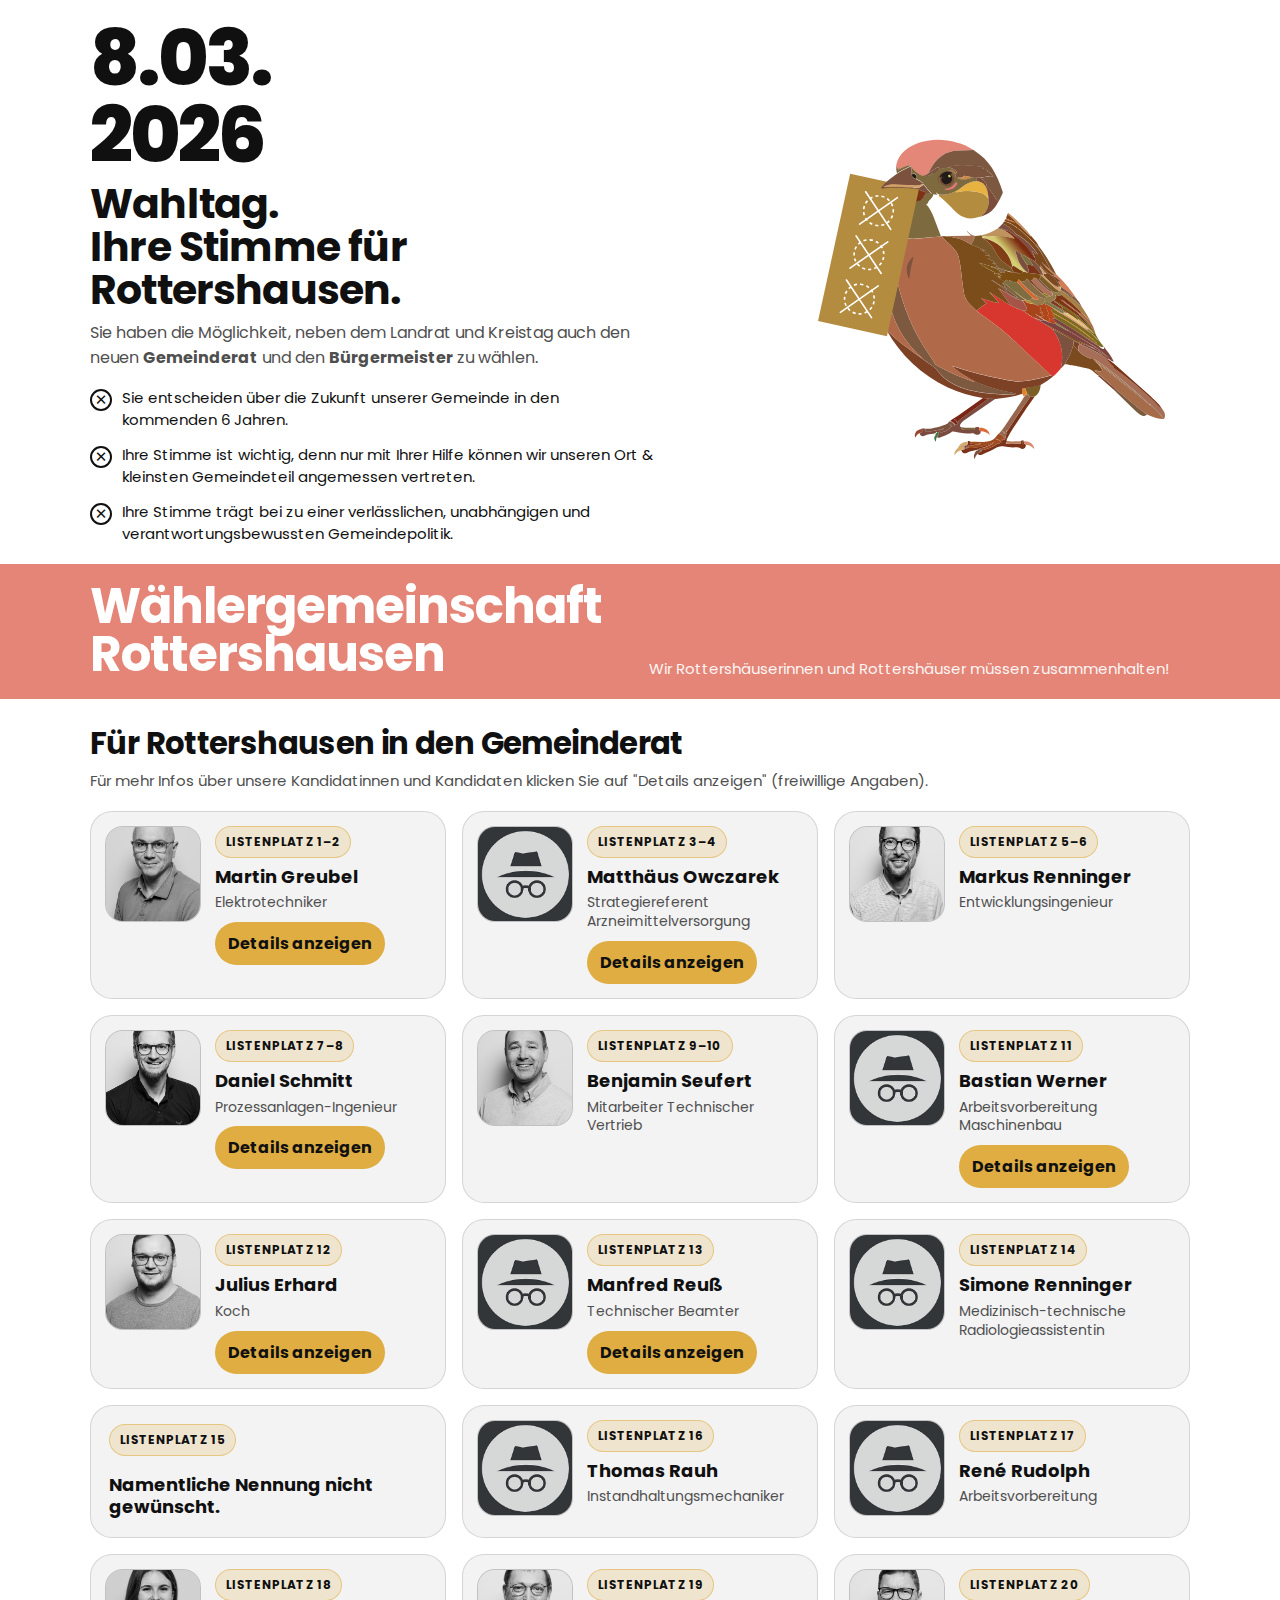
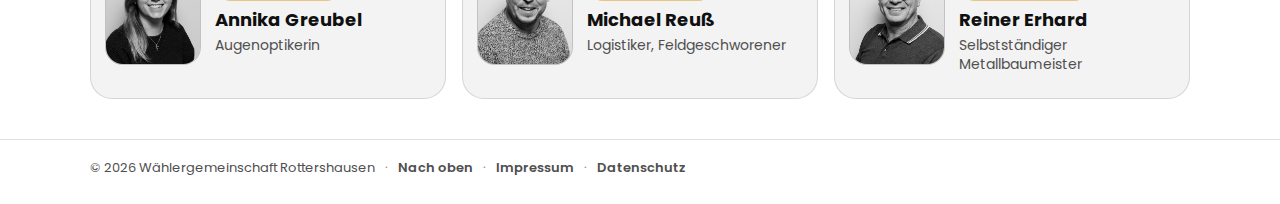
<file: index.html>
<!doctype html>
<html lang="de">
<head>
  <meta charset="utf-8" />
  <meta name="viewport" content="width=device-width,initial-scale=1" />
  <title>Wählergemeinschaft Rottershausen</title>
  <meta name="description" content="Wählergemeinschaft Rottershausen – Kandidatinnen und Kandidaten zur Gemeinderatswahl." />

  <!-- Flyer-Schrift: Poppins -->
  <link rel="preconnect" href="https://fonts.googleapis.com">
  <link rel="preconnect" href="https://fonts.gstatic.com" crossorigin>
  <link href="https://fonts.googleapis.com/css2?family=Poppins:wght@400;500;600;700&display=swap" rel="stylesheet">

  <link rel="stylesheet" href="styles.css" />
</head>

<body>
  <!-- HERO (Flyer Seite 1, als Web-Layout nachgebaut) -->
  <header class="hero" id="top">
    <div class="container heroGrid">
      <div class="heroLeft">
        <div class="heroDate">
          <div class="heroDateBig">8.03.</div>
          <div class="heroDateBig">2026</div>
        </div>

        <div class="heroHead">
          <h1>Wahltag.<br>Ihre Stimme für Rottershausen.</h1>
          <p class="heroIntro">
            Sie haben die Möglichkeit, neben dem Landrat und Kreistag auch den neuen
            <strong>Gemeinderat</strong> und den <strong>Bürgermeister</strong> zu wählen.
          </p>
        </div>

        <ul class="heroBullets">
          <li>
            <span class="bulletIcon" aria-hidden="true">✕</span>
            <span>Sie entscheiden über die Zukunft unserer Gemeinde in den kommenden 6 Jahren.</span>
          </li>
          <li>
            <span class="bulletIcon" aria-hidden="true">✕</span>
            <span>Ihre Stimme ist wichtig, denn nur mit Ihrer Hilfe können wir unseren Ort &amp; kleinsten Gemeindeteil angemessen vertreten.</span>
          </li>
          <li>
            <span class="bulletIcon" aria-hidden="true">✕</span>
            <span>Ihre Stimme trägt bei zu einer verlässlichen, unabhängigen und verantwortungsbewussten Gemeindepolitik.</span>
          </li>
        </ul>
      </div>

      <div class="heroRight" aria-hidden="true">
        <!-- Spirk-Illustration -->
        <img class="spirk" src="assets/spirk.svg" alt="">
      </div>
    </div>

    <!-- Rosafarbenes Band wie im Flyer -->
    <div class="heroBand">
      <div class="container heroBandInner">
        <div class="bandTitle">Wählergemeinschaft<br>Rottershausen</div>
        <div class="bandSub">Wir Rottershäuserinnen und Rottershäuser müssen zusammenhalten!</div>
      </div>
    </div>
  </header>

  <main class="container">
    <!-- Kandidaten-Bereich (Flyer Seite 2: Headline + Kachel-Grid) -->
    <section class="section" id="kandidaten">
      <div class="sectionHead">
        <h2>Für Rottershausen in den Gemeinderat</h2>
        <p class="sectionLead">
          Für mehr Infos über unsere Kandidatinnen und Kandidaten klicken Sie auf "Details anzeigen" (freiwillige Angaben).
        </p>
      </div>

      <div id="grid" class="grid" aria-label="Kandidat:innen"></div>
    </section>
  </main>

  <footer class="footer">
    <div class="container footerInner">
      <span>© <span id="year"></span> Wählergemeinschaft Rottershausen</span>
      <span class="sep">·</span>
      <a href="#top">Nach oben</a>
      <span class="sep">·</span>
      <a href="impressum.html">Impressum</a>
      <span class="sep">·</span>
      <a href="datenschutz.html">Datenschutz</a>
    </div>
  </footer>

  <script>
    document.getElementById("year").textContent = String(new Date().getFullYear());

    function escapeHTML(input) {
      return String(input ?? "")
        .replaceAll("&", "&amp;")
        .replaceAll("<", "&lt;")
        .replaceAll(">", "&gt;")
        .replaceAll('"', "&quot;")
        .replaceAll("'", "&#039;");
    }

    function nl2brSafe(input) {
      return escapeHTML(input).replaceAll("\n", "<br>");
    }

    function hasDetails(c) {
      return Boolean(c.alter || (Array.isArray(c.fokusthemen) && c.fokusthemen.length) || c.ueberMich);
    }

    async function loadCandidates() {
      const grid = document.getElementById("grid");

      try {
        const res = await fetch("candidates.json", { cache: "no-store" });
        if (!res.ok) throw new Error("candidates.json nicht gefunden");
        const data = await res.json();

        const sorted = (Array.isArray(data) ? data : [])
          .slice()
          .sort((a, b) => (a.sortKey ?? 9999) - (b.sortKey ?? 9999));

        grid.innerHTML = sorted.map(c => {
          // Sonderfall: Platz 15 -> nur Hinweistext
          if (c.restricted === true) {
            return `
              <article class="card restricted">
                <div class="slotPill">Listenplatz ${escapeHTML(c.listenplatz)}</div>
                <div class="restrictedText">Namentliche Nennung nicht gewünscht.</div>
              </article>
            `;
          }

          const listenplatz = escapeHTML(c.listenplatz);
          const name = escapeHTML(c.name);
          const beruf = escapeHTML(c.beruf);
          const photo = escapeHTML(c.photo);

          const ageHTML = c.alter ? `<p class="line"><strong>Alter:</strong> ${escapeHTML(c.alter)}</p>` : "";

          const themen = Array.isArray(c.fokusthemen) ? c.fokusthemen : [];
          const tagsHTML = themen.length ? `
            <div class="block">
              <div class="label">Fokusthemen</div>
              <div class="tags">
                ${themen.map(t => `<span class="tag">${escapeHTML(t)}</span>`).join("")}
              </div>
            </div>
          ` : "";

          const aboutHTML = c.ueberMich ? `
            <div class="block">
              <div class="label">Über mich</div>
              <p class="about">${nl2brSafe(c.ueberMich)}</p>
            </div>
          ` : "";

          const detailsHTML = hasDetails(c) ? `
            <details class="details">
              <summary>Details anzeigen</summary>
              <div class="detailsInner">
                ${ageHTML}
                ${tagsHTML}
                ${aboutHTML}
              </div>
            </details>
          ` : "";

          return `
            <article class="card">
              <div class="photoWrap">
                <img class="avatar" src="${photo}" alt="Foto von ${name}" loading="lazy">
              </div>

              <div class="cardBody">
                <div class="slotPill">Listenplatz ${listenplatz}</div>
                <h3 class="name">${name}</h3>
                <p class="job">${beruf}</p>
                ${detailsHTML}
              </div>
            </article>
          `;
        }).join("");

      } catch (err) {
        grid.innerHTML = `
          <div class="errorBox">
            <strong>Fehler:</strong> Kandidaten konnten nicht geladen werden.<br>
            Prüfe, ob <code>candidates.json</code> im Repo liegt und gültig ist.
          </div>
        `;
        console.error(err);
      }
    }

    loadCandidates();
  </script>
</body>
</html>
</file>
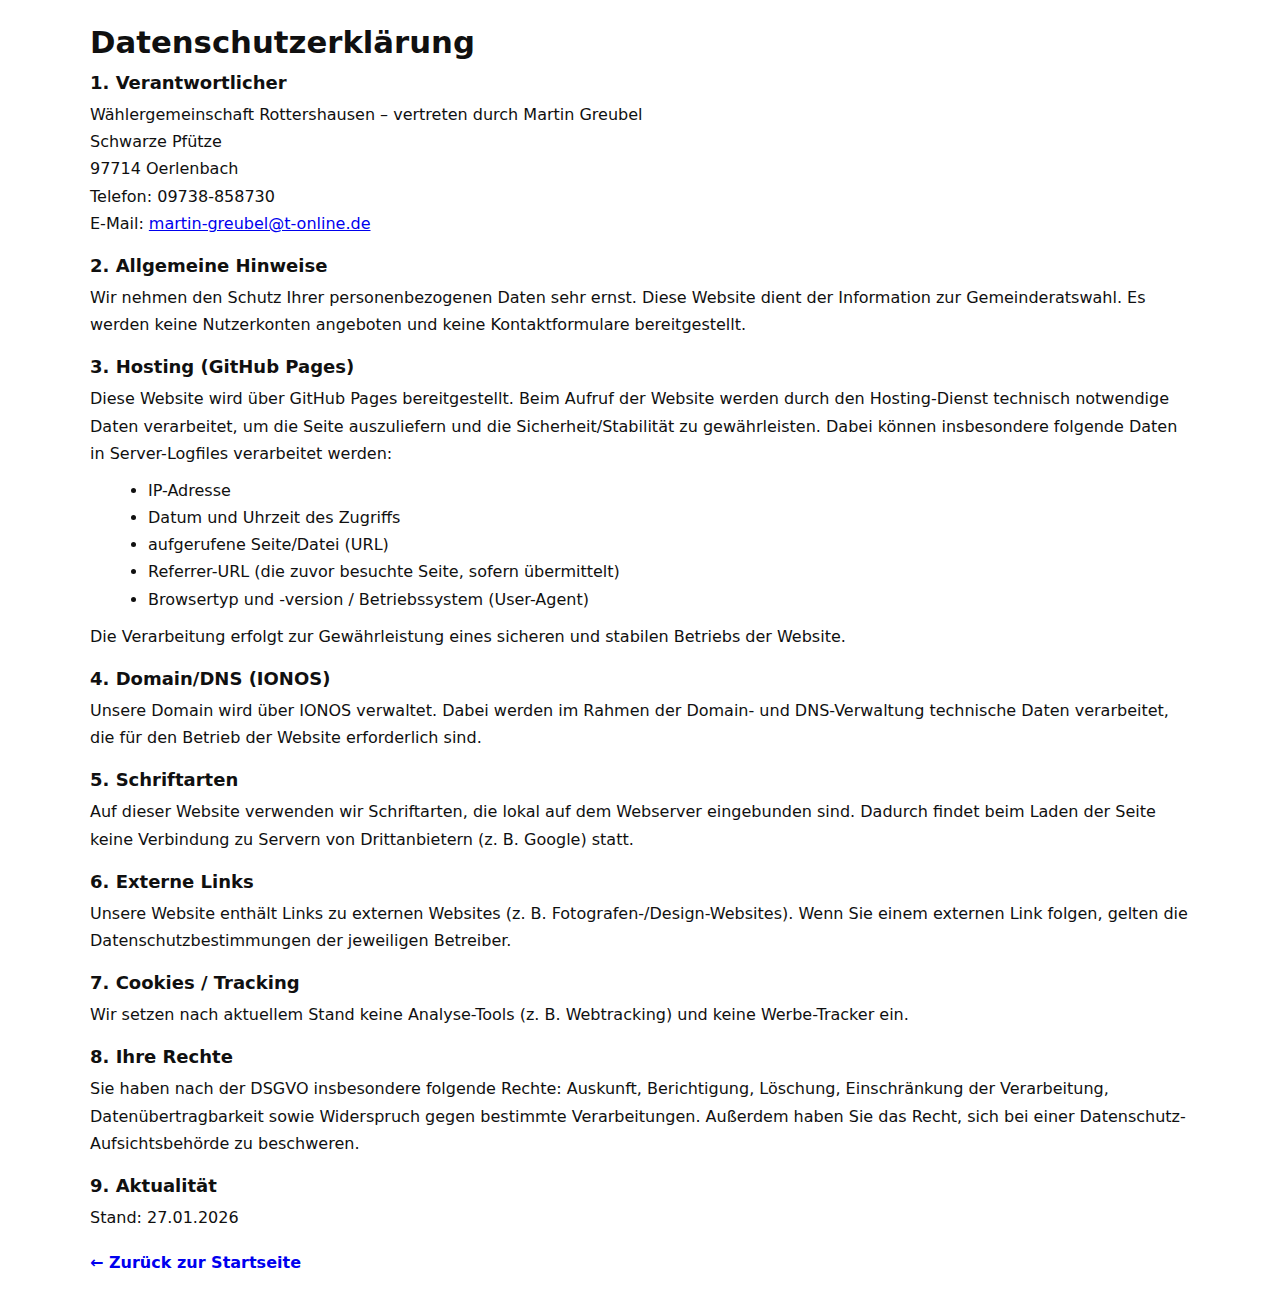
<file: datenschutz.html>
<!doctype html>
<html lang="de">
<head>
  <meta charset="utf-8" />
  <meta name="viewport" content="width=device-width,initial-scale=1" />
  <title>Datenschutz – Wählergemeinschaft Rottershausen</title>
  <meta name="description" content="Datenschutzerklärung der Wählergemeinschaft Rottershausen." />
  <link rel="stylesheet" href="styles.css" />
</head>

<body>
  <main class="container" style="padding:24px 0 40px;">
    <h1 style="font-size:var(--h2);margin:0 0 12px;">Datenschutzerklärung</h1>

    <section style="margin:0 0 18px;">
      <h2 style="font-size:18px;margin:0 0 8px;">1. Verantwortlicher</h2>
      <p style="margin:0;color:var(--text);line-height:1.7;">
        Wählergemeinschaft Rottershausen – vertreten durch Martin Greubel<br>
        Schwarze Pfütze<br>
        97714 Oerlenbach<br>
        Telefon: 09738-858730<br>
        E-Mail: <a href="mailto:martin-greubel@t-online.de">martin-greubel@t-online.de</a>
      </p>
    </section>

    <section style="margin:0 0 18px;">
      <h2 style="font-size:18px;margin:0 0 8px;">2. Allgemeine Hinweise</h2>
      <p style="margin:0;color:var(--text);line-height:1.7;">
        Wir nehmen den Schutz Ihrer personenbezogenen Daten sehr ernst. Diese Website dient der Information zur Gemeinderatswahl.
        Es werden keine Nutzerkonten angeboten und keine Kontaktformulare bereitgestellt.
      </p>
    </section>

    <section style="margin:0 0 18px;">
      <h2 style="font-size:18px;margin:0 0 8px;">3. Hosting (GitHub Pages)</h2>
      <p style="margin:0;color:var(--text);line-height:1.7;">
        Diese Website wird über GitHub Pages bereitgestellt. Beim Aufruf der Website werden durch den Hosting-Dienst technisch notwendige Daten verarbeitet,
        um die Seite auszuliefern und die Sicherheit/Stabilität zu gewährleisten. Dabei können insbesondere folgende Daten in Server-Logfiles verarbeitet werden:
      </p>
      <ul style="margin:10px 0 0 18px;line-height:1.7;color:var(--text);">
        <li>IP-Adresse</li>
        <li>Datum und Uhrzeit des Zugriffs</li>
        <li>aufgerufene Seite/Datei (URL)</li>
        <li>Referrer-URL (die zuvor besuchte Seite, sofern übermittelt)</li>
        <li>Browsertyp und -version / Betriebssystem (User-Agent)</li>
      </ul>
      <p style="margin:10px 0 0;color:var(--text);line-height:1.7;">
        Die Verarbeitung erfolgt zur Gewährleistung eines sicheren und stabilen Betriebs der Website.
      </p>
    </section>

    <section style="margin:0 0 18px;">
      <h2 style="font-size:18px;margin:0 0 8px;">4. Domain/DNS (IONOS)</h2>
      <p style="margin:0;color:var(--text);line-height:1.7;">
        Unsere Domain wird über IONOS verwaltet. Dabei werden im Rahmen der Domain- und DNS-Verwaltung technische Daten verarbeitet,
        die für den Betrieb der Website erforderlich sind.
      </p>
    </section>

    <section style="margin:0 0 18px;">
      <h2 style="font-size:18px;margin:0 0 8px;">5. Schriftarten</h2>
      <p style="margin:0;color:var(--text);line-height:1.7;">
        Auf dieser Website verwenden wir Schriftarten, die lokal auf dem Webserver eingebunden sind. Dadurch findet beim Laden der Seite keine Verbindung
        zu Servern von Drittanbietern (z. B. Google) statt.
      </p>
    </section>

    <section style="margin:0 0 18px;">
      <h2 style="font-size:18px;margin:0 0 8px;">6. Externe Links</h2>
      <p style="margin:0;color:var(--text);line-height:1.7;">
        Unsere Website enthält Links zu externen Websites (z. B. Fotografen-/Design-Websites). Wenn Sie einem externen Link folgen,
        gelten die Datenschutzbestimmungen der jeweiligen Betreiber.
      </p>
    </section>

    <section style="margin:0 0 18px;">
      <h2 style="font-size:18px;margin:0 0 8px;">7. Cookies / Tracking</h2>
      <p style="margin:0;color:var(--text);line-height:1.7;">
        Wir setzen nach aktuellem Stand keine Analyse-Tools (z. B. Webtracking) und keine Werbe-Tracker ein.
      </p>
    </section>

    <section style="margin:0 0 18px;">
      <h2 style="font-size:18px;margin:0 0 8px;">8. Ihre Rechte</h2>
      <p style="margin:0;color:var(--text);line-height:1.7;">
        Sie haben nach der DSGVO insbesondere folgende Rechte: Auskunft, Berichtigung, Löschung, Einschränkung der Verarbeitung,
        Datenübertragbarkeit sowie Widerspruch gegen bestimmte Verarbeitungen. Außerdem haben Sie das Recht,
        sich bei einer Datenschutz-Aufsichtsbehörde zu beschweren.
      </p>
    </section>

    <section style="margin:0 0 22px;">
      <h2 style="font-size:18px;margin:0 0 8px;">9. Aktualität</h2>
      <p style="margin:0;color:var(--text);line-height:1.7;">
        Stand: 27.01.2026
      </p>
    </section>

    <a href="index.html" style="font-weight:700;text-decoration:none;">← Zurück zur Startseite</a>
  </main>
</body>
</html>
</file>
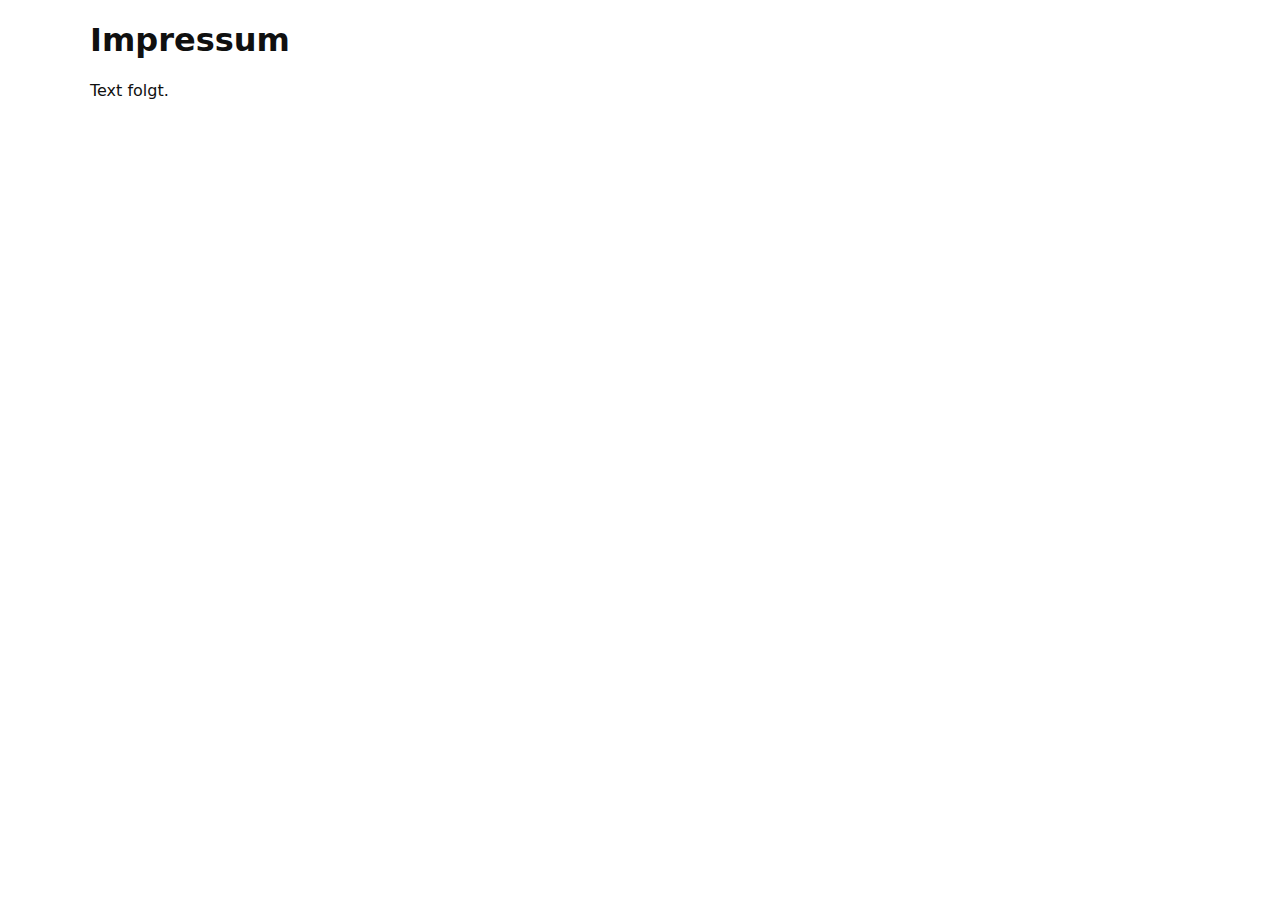
<file: impressum.html>
<!doctype html><html lang="de"><head>
<meta charset="utf-8"><meta name="viewport" content="width=device-width,initial-scale=1">
<link rel="stylesheet" href="styles.css"><title>Impressum</title></head>
<body class="container"><h1>Impressum</h1><p>Text folgt.</p></body></html>
</file>
<file: styles.css>
:root{
  --red:#e48577;
  --yellow:#dfad42;
  --text:#101010;
  --muted:#4f4f4f;
  --bg:#ffffff;
  --card:#f3f3f3;
  --border:rgba(0,0,0,.12);
  --radius:22px;
  --max:1100px;

  --h1: clamp(26px, 3.2vw, 44px);
  --h2: clamp(22px, 2.4vw, 34px);
}

*{ box-sizing:border-box; }
html,body{ height:100%; }

body{
  margin:0;
  font-family: "Poppins", system-ui, -apple-system, Segoe UI, Roboto, Arial, sans-serif;
  color:var(--text);
  background:var(--bg);
}

.container{
  width:min(var(--max), calc(100% - 32px));
  margin:0 auto;
}

/* HERO */
.hero{ padding-top: 22px; background: var(--bg); }

.heroGrid{
  display:grid;
  grid-template-columns: 1.05fr .95fr;
  gap: 20px;
  align-items:end;
  padding-bottom: 18px;
}
@media (max-width: 860px){
  .heroGrid{ grid-template-columns: 1fr; }
  .heroRight{ order:-1; justify-content:flex-start; }
}

.heroDate{
  display:flex;
  flex-direction:column;
  gap:4px;
  margin-bottom: 10px;
}
.heroDateBig{
  font-weight: 800;
  letter-spacing: -0.04em;
  font-size: clamp(46px, 6vw, 86px);
  line-height: 0.95;
}

.heroHead h1{
  margin: 0 0 10px;
  font-size: var(--h1);
  line-height: 1.05;
  font-weight: 700;
  letter-spacing: -0.02em;
}

.heroIntro{
  margin: 0 0 16px;
  font-size: 16px;
  color: var(--muted);
  line-height: 1.55;
  max-width: 62ch;
}

.heroBullets{
  list-style:none;
  padding:0;
  margin:0;
  display:flex;
  flex-direction:column;
  gap: 12px;
  max-width: 68ch;
}
.heroBullets li{
  display:flex;
  gap: 10px;
  align-items:flex-start;
  font-size: 15px;
  line-height: 1.5;
}
.bulletIcon{
  width: 22px;
  height: 22px;
  flex:0 0 auto;
  display:inline-grid;
  place-items:center;
  border: 2px solid var(--text);
  border-radius: 999px;
  font-weight: 800;
  line-height: 1;
  margin-top: 2px;
}

.heroRight{
  display:flex;
  justify-content:flex-end;
}
.spirk{ width: min(420px, 100%); height: auto; }

/* Rotes Band */
.heroBand{
  background: var(--red);
  color: #fff;
  padding: 18px 0 20px;
}
.heroBandInner{
  display:grid;
  grid-template-columns: 1fr 1fr;
  gap: 18px;
  align-items:end;
}
@media (max-width: 860px){
  .heroBandInner{ grid-template-columns: 1fr; }
}
.bandTitle{
  font-size: clamp(28px, 3.8vw, 52px);
  line-height: 1.0;
  font-weight: 700;
  letter-spacing: -0.02em;
}
.bandSub{
  font-size: 15px;
  line-height: 1.35;
  opacity: .92;
}

/* SECTION */
.section{ padding: 28px 0 40px; }
.sectionHead h2{
  margin: 0 0 8px;
  font-size: var(--h2);
  line-height: 1.1;
  font-weight: 700;
  letter-spacing: -0.02em;
}
.sectionLead{
  margin: 0;
  color: var(--muted);
  line-height: 1.6;
  font-size: 15px;
}

/* GRID + CARDS */
.grid{
  margin-top: 18px;
  display:grid;
  grid-template-columns: repeat(3, minmax(0, 1fr));
  gap: 16px;
}
@media (max-width: 960px){
  .grid{ grid-template-columns: repeat(2, minmax(0, 1fr)); }
}
@media (max-width: 560px){
  .grid{ grid-template-columns: 1fr; }
}

.card{
  background: var(--card);
  border: 1px solid var(--border);
  border-radius: var(--radius);
  overflow:hidden;
  display:flex;
  gap: 14px;
  padding: 14px;
}

.photoWrap{ flex:0 0 auto; }
.avatar{
  width: 96px;
  height: 96px;
  border-radius: 18px;
  object-fit: cover;
  border: 1px solid var(--border);
  background: #ddd;
  display:block;
}

.cardBody{ flex: 1 1 auto; min-width: 0; }

.slotPill{
  display:inline-flex;
  align-items:center;
  gap: 8px;
  padding: 6px 10px;
  border-radius: 999px;
  background: rgba(223,173,66,.20);
  border: 1px solid rgba(223,173,66,.55);
  font-weight: 700;
  font-size: 12px;
  text-transform: uppercase;
  letter-spacing: .03em;
  color: var(--text);
  margin-bottom: 8px;
}

.name{
  margin: 0;
  font-size: 18px;
  line-height: 1.2;
  font-weight: 700;
}

.job{
  margin: 6px 0 10px;
  color: var(--muted);
  font-size: 14px;
  line-height: 1.35;
}

/* Details */
.details summary{
  cursor:pointer;
  user-select:none;
  font-weight: 700;
  display:inline-flex;
  align-items:center;
  gap: 8px;
  padding: 8px 12px;
  border-radius: 999px;
  border: 1px solid rgba(223,173,66,.65);
  background: var(--yellow);
  color: #111;
}
.details summary:hover{ filter: brightness(0.98); }
.details[open] summary{ margin-bottom: 10px; }

.detailsInner{
  padding: 0 2px 2px;
  font-size: 14px;
  line-height: 1.55;
}
.line{ margin: 0 0 10px; }

.block{ margin-top: 12px; }
.label{
  font-weight: 800;
  font-size: 12px;
  text-transform: uppercase;
  letter-spacing: .03em;
  margin-bottom: 6px;
  color: var(--muted);
}
.tags{ display:flex; flex-wrap:wrap; gap: 8px; }
.tag{
  display:inline-block;
  padding: 6px 10px;
  border-radius: 999px;
  border: 1px solid rgba(223,173,66,.65);
  background: rgba(223,173,66,.18);
  font-size: 13px;
}
.about{ margin:0; }

/* Restricted card (Listenplatz 15) */
.card.restricted{
  padding: 18px;
  display:block;
  text-align:left;
}
.restrictedText{
  margin-top: 10px;
  font-size: 18px;
  font-weight: 700;
  line-height: 1.25;
  color: var(--text);
}

/* Bottom flyer section */
.bottomFlyer{ padding-top: 8px; }
.bottomGrid{
  display:grid;
  grid-template-columns: 1.2fr .8fr;
  gap: 16px;
  align-items:start;
}
@media (max-width: 920px){
  .bottomGrid{ grid-template-columns: 1fr; }
}

.infoCard{
  background: #fff;
  border: 1px solid var(--border);
  border-radius: var(--radius);
  padding: 16px 16px 14px;
}
.infoCard h3{
  margin: 0 0 8px;
  font-size: 18px;
  font-weight: 700;
}
.infoCard p{
  margin: 0 0 10px;
  color: var(--text);
  line-height: 1.6;
  font-size: 14px;
}
.warning{
  padding: 10px 12px;
  border-radius: 14px;
  background: rgba(228,133,119,.18);
  border: 1px solid rgba(228,133,119,.35);
}
.moreInfo a{
  color: var(--text);
  font-weight: 700;
  text-decoration: none;
  border-bottom: 2px solid rgba(223,173,66,.9);
}
.moreInfo a:hover{ filter: brightness(0.95); }

.asideStack{
  display:flex;
  flex-direction:column;
  gap: 16px;
}

/* Support card */
.supportCard{
  background: rgba(223,173,66,.28);
  border: 1px solid rgba(223,173,66,.55);
  border-radius: var(--radius);
  padding: 16px;
}
.supportCard p{
  margin: 0 0 12px;
  font-size: 14px;
  line-height: 1.55;
}
.personLine{
  display:flex;
  gap: 12px;
  align-items:center;
}
.avatarCircle{
  width: 62px;
  height: 62px;
  border-radius: 999px;
  overflow:hidden;
  border: 1px solid rgba(0,0,0,.15);
  background: rgba(255,255,255,.55);
  display:grid;
  place-items:center;
  position: relative;
  flex:0 0 auto;
}
.avatarCircle img{
  width:100%;
  height:100%;
  object-fit: cover;
  display:block;
}
.avatarCircle .initials{
  font-weight: 800;
  letter-spacing: .02em;
  color: rgba(0,0,0,.70);
}
.personName{
  font-weight: 800;
  font-size: 14px;
}
.personRole{
  color: rgba(0,0,0,.70);
  font-size: 12px;
  line-height: 1.25;
  margin-top: 2px;
}

/* Ballot card */
.ballotCard{
  background: var(--yellow);
  border: 1px solid rgba(223,173,66,.9);
  border-radius: var(--radius);
  overflow:hidden;
}
.ballotTop{
  padding: 14px 16px 10px;
  display:flex;
  gap: 14px;
  align-items:flex-start;
  justify-content:space-between;
}
.ballotTitle{
  font-weight: 800;
  font-size: 16px;
  line-height: 1.1;
}
.ballotKey{
  text-align:left;
}
.ballotKeyLabel{
  font-size: 11px;
  text-transform: uppercase;
  letter-spacing: .03em;
  font-weight: 800;
  opacity: .85;
}
.ballotKeyValue{
  font-size: 12px;
  line-height: 1.15;
  font-weight: 700;
  margin-top: 4px;
}

.ballotRows{
  padding: 12px 16px 16px;
  background: rgba(255,255,255,.30);
  display:flex;
  flex-direction:column;
  gap: 10px;
}
.ballotRow{
  display:grid;
  grid-template-columns: 30px 54px 1fr;
  gap: 10px;
  align-items:center;
}
.ballotCircle{
  width: 22px;
  height: 22px;
  border-radius: 999px;
  border: 2px solid rgba(0,0,0,.30);
  background: rgba(255,255,255,.35);
}
.ballotNo{
  font-weight: 800;
  font-size: 14px;
}
.ballotBars{
  display:flex;
  gap: 6px;
}
.ballotBars span{
  height: 10px;
  flex: 1 1 auto;
  border-radius: 999px;
  background: rgba(255,255,255,.65);
  border: 1px solid rgba(0,0,0,.10);
}

/* Footer */
.footer{
  border-top: 1px solid var(--border);
  padding: 18px 0 26px;
  color: var(--muted);
  font-size: 13px;
}
.footerInner{
  display:flex;
  gap: 10px;
  align-items:center;
  flex-wrap:wrap;
}
.footer a{
  color: inherit;
  text-decoration:none;
  font-weight: 600;
}
.footer a:hover{ text-decoration: underline; }
.sep{ opacity:.65; }

.errorBox{
  padding: 14px;
  border-radius: var(--radius);
  border: 1px solid var(--border);
  background: rgba(0,0,0,.03);
}
code{
  font-family: ui-monospace, SFMono-Regular, Menlo, Monaco, Consolas, "Liberation Mono", monospace;
  font-size: 12px;
}
</file>
